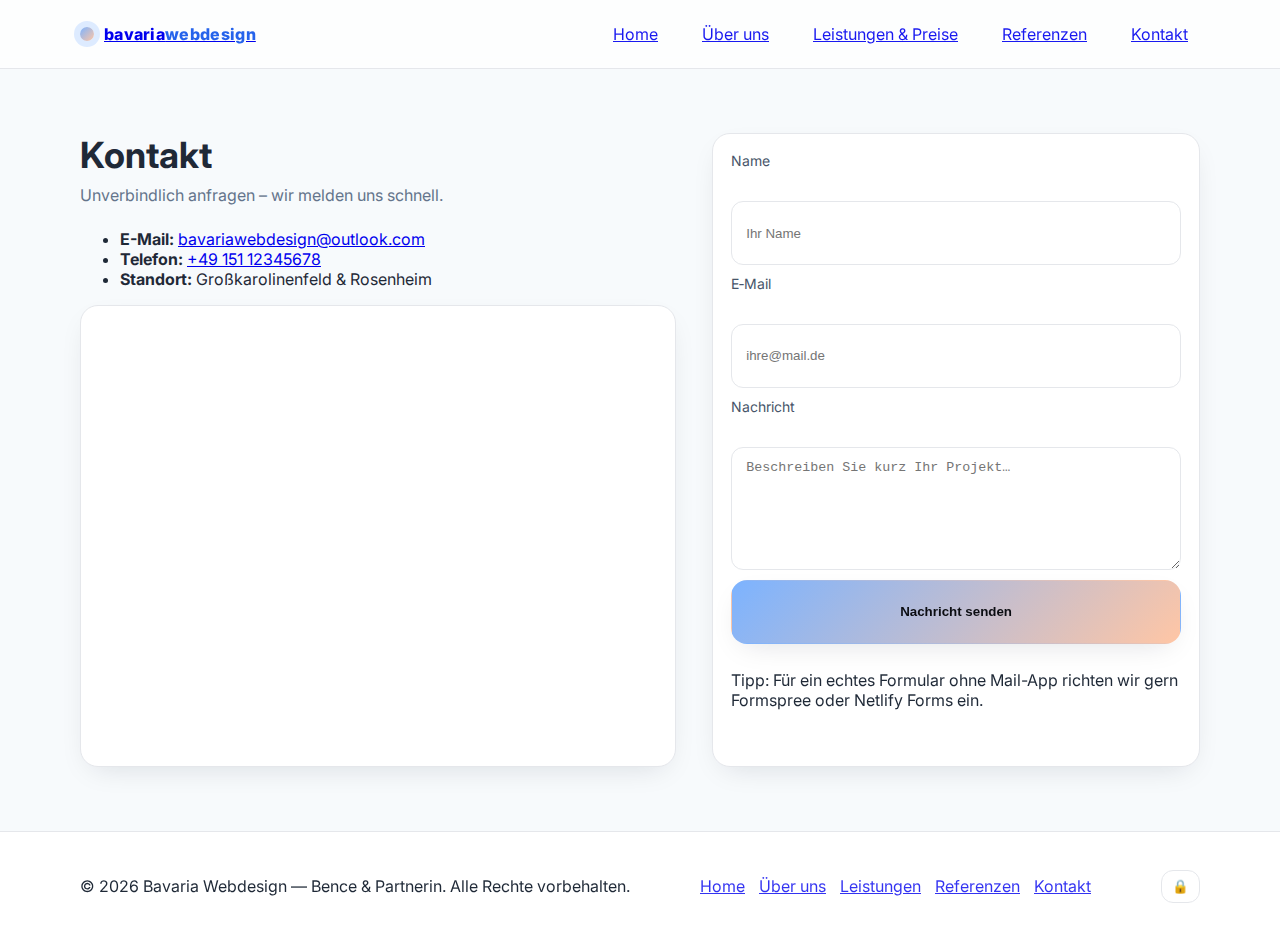
<file: contact.html>
<!DOCTYPE html>
<html lang="de">
<head>
  <meta charset="UTF-8" />
  <meta name="viewport" content="width=device-width, initial-scale=1" />
  <title>Kontakt | Bavaria Webdesign</title>
  <meta name="description" content="Kontaktieren Sie uns – Großkarolinenfeld & Rosenheim. E-Mail: bavariawebdesign@outlook.com" />
  <link rel="preconnect" href="https://fonts.googleapis.com">
  <link rel="preconnect" href="https://fonts.gstatic.com" crossorigin>
  <link href="https://fonts.googleapis.com/css2?family=Inter:wght@400;500;600;700;800&display=swap" rel="stylesheet">
  <link rel="stylesheet" href="style.css" />
</head>
<body class="light">
<header class="site-header">
  <div class="container nav-wrap">
    <a href="index.html" class="brand">
      <span class="logo-dot"></span>
      <span class="brand-name">bavaria<span class="accent">webdesign</span></span>
    </a>
    <nav id="site-nav" class="nav">
      <a href="index.html">Home</a>
      <a href="about.html">Über uns</a>
      <a href="offer.html">Leistungen & Preise</a>
      <a href="work.html">Referenzen</a>
      <a href="contact.html">Kontakt</a>
    </nav>
    <button id="burger" class="burger" aria-label="Menü umschalten" aria-expanded="false" aria-controls="site-nav">
      <span></span><span></span><span></span>
    </button>
  </div>
</header>

<section id="contact" class="contact section">
  <div class="container grid-2">
    <div>
      <h2 class="section-title">Kontakt</h2>
      <p class="section-subtitle">Unverbindlich anfragen – wir melden uns schnell.</p>
      <ul class="contact-list">
        <li><strong>E-Mail:</strong> <a href="mailto:bavariawebdesign@outlook.com">bavariawebdesign@outlook.com</a></li>
        <li><strong>Telefon:</strong> <a href="tel:+4915112345678">+49 151 12345678</a></li>
        <li><strong>Standort:</strong> Großkarolinenfeld & Rosenheim</li>
      </ul>
      <div class="map-embed card lift" style="margin-top:16px;">
        <iframe title="Standortkarte" src="https://www.google.com/maps/embed?pb=!1m18!1m12!1m3!1d2698.353287927846!2d12.119!3d47.856" style="border:0;" allowfullscreen="" loading="lazy" referrerpolicy="no-referrer-when-downgrade"></iframe>
      </div>
    </div>

    <form class="card lift contact-form" id="contactForm" method="POST" action="mailto:bavariawebdesign@outlook.com" enctype="text/plain">
      <label for="name">Name</label>
      <input id="name" name="name" type="text" placeholder="Ihr Name" required>
      <label for="email">E‑Mail</label>
      <input id="email" name="email" type="email" placeholder="ihre@mail.de" required>
      <label for="message">Nachricht</label>
      <textarea id="message" name="message" placeholder="Beschreiben Sie kurz Ihr Projekt…" rows="5" required></textarea>
      <button type="submit" class="btn primary full">Nachricht senden</button>
      <p class="tiny muted">Tipp: Für ein echtes Formular ohne Mail-App richten wir gern Formspree oder Netlify Forms ein.</p>
    </form>
  </div>
</section>

<footer class="site-footer">
  <div class="container footer-grid">
    <p>© <span id="year"></span> Bavaria Webdesign — Bence & Partnerin. Alle Rechte vorbehalten.</p>
    <nav class="footer-nav">
      <a href="index.html">Home</a>
      <a href="about.html">Über uns</a>
      <a href="offer.html">Leistungen</a>
      <a href="work.html">Referenzen</a>
      <a href="contact.html">Kontakt</a>
    </nav>
    <button class="admin-btn" id="adminBtn" title="Admin">🔒</button>
  </div>
</footer>
<script src="script.js"></script>
</body>
</html>
</file>
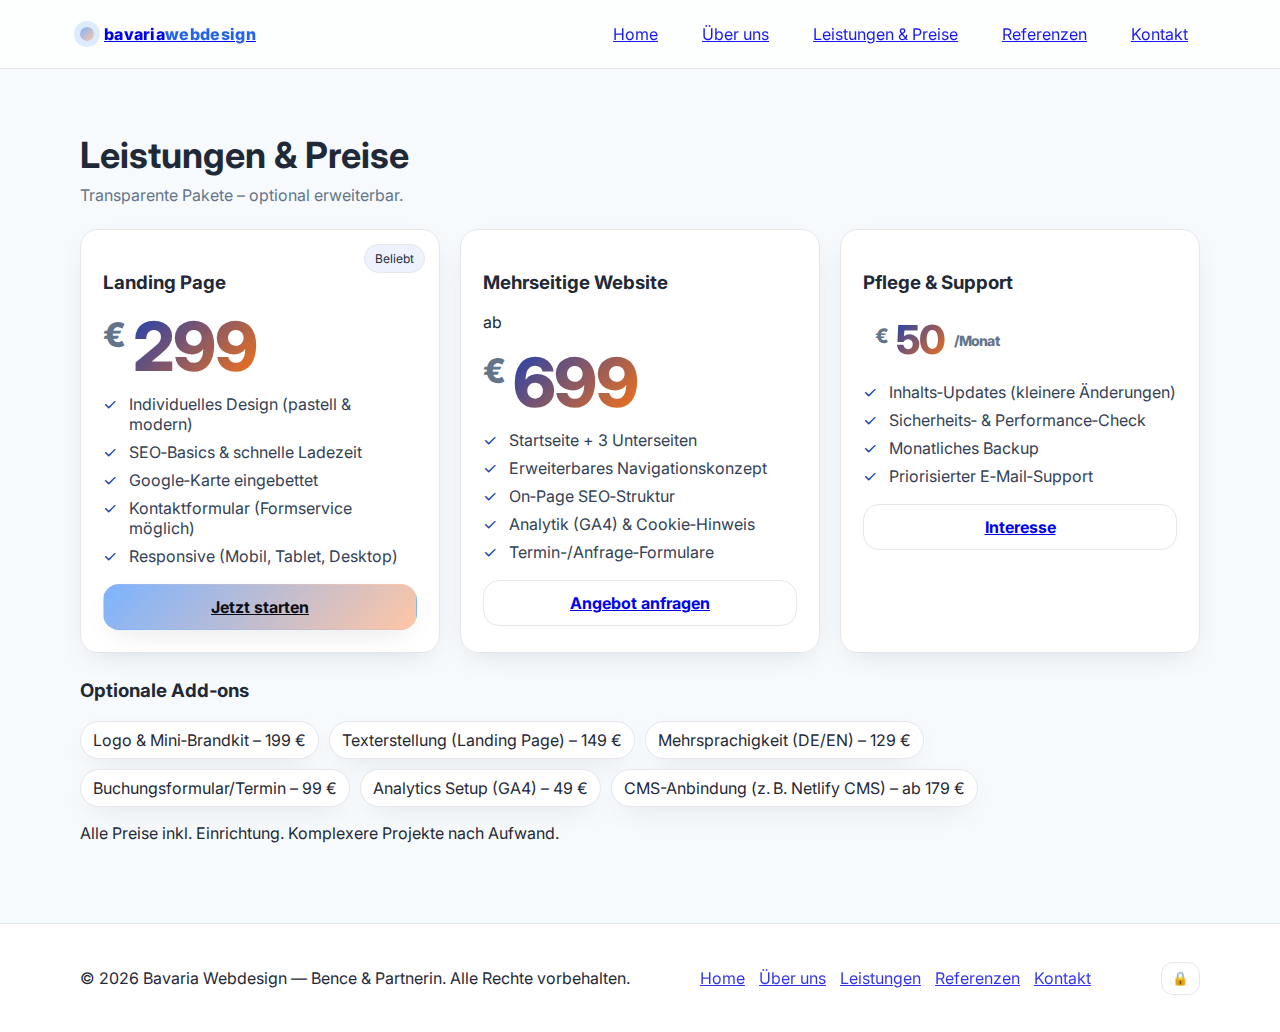
<file: offer.html>
<!DOCTYPE html>
<html lang="de">
<head>
  <meta charset="UTF-8" />
  <meta name="viewport" content="width=device-width, initial-scale=1" />
  <title>Leistungen & Preise | Bavaria Webdesign</title>
  <meta name="description" content="Packages: Landing Page 299 €, Website ab 699 €, Pflege 50 €/Monat. Add-ons verfügbar." />
  <link rel="preconnect" href="https://fonts.googleapis.com">
  <link rel="preconnect" href="https://fonts.gstatic.com" crossorigin>
  <link href="https://fonts.googleapis.com/css2?family=Inter:wght@400;500;600;700;800&display=swap" rel="stylesheet">
  <link rel="stylesheet" href="style.css" />
</head>
<body class="light">
<header class="site-header">
  <div class="container nav-wrap">
    <a href="index.html" class="brand">
      <span class="logo-dot"></span>
      <span class="brand-name">bavaria<span class="accent">webdesign</span></span>
    </a>
    <nav id="site-nav" class="nav">
      <a href="index.html">Home</a>
      <a href="about.html">Über uns</a>
      <a href="offer.html">Leistungen & Preise</a>
      <a href="work.html">Referenzen</a>
      <a href="contact.html">Kontakt</a>
    </nav>
    <button id="burger" class="burger" aria-label="Menü umschalten" aria-expanded="false" aria-controls="site-nav">
      <span></span><span></span><span></span>
    </button>
  </div>
</header>

<section id="offer" class="offer section">
  <div class="container">
    <h2 class="section-title">Leistungen & Preise</h2>
    <p class="section-subtitle">Transparente Pakete – optional erweiterbar.</p>

    <div class="pricing-grid">
      <div class="price-card card lift">
        <div class="badge">Beliebt</div>
        <h3>Landing Page</h3>
        <div class="price-value"><span class="currency">€</span><span class="amount">299</span></div>
        <ul class="checklist">
          <li>Individuelles Design (pastell & modern)</li>
          <li>SEO‑Basics & schnelle Ladezeit</li>
          <li>Google‑Karte eingebettet</li>
          <li>Kontaktformular (Formservice möglich)</li>
          <li>Responsive (Mobil, Tablet, Desktop)</li>
        </ul>
        <a href="contact.html" class="btn primary full">Jetzt starten</a>
      </div>

      <div class="price-card card lift">
        <h3>Mehrseitige Website</h3>
        <p class="muted">ab</p>
        <div class="price-value"><span class="currency">€</span><span class="amount">699</span></div>
        <ul class="checklist">
          <li>Startseite + 3 Unterseiten</li>
          <li>Erweiterbares Navigationskonzept</li>
          <li>On‑Page SEO‑Struktur</li>
          <li>Analytik (GA4) & Cookie‑Hinweis</li>
          <li>Termin-/Anfrage‑Formulare</li>
        </ul>
        <a href="contact.html" class="btn ghost full">Angebot anfragen</a>
      </div>

      <div class="price-card card lift">
        <h3>Pflege & Support</h3>
        <div class="price-value small"><span class="currency">€</span><span class="amount">50</span><span class="per">/Monat</span></div>
        <ul class="checklist">
          <li>Inhalts‑Updates (kleinere Änderungen)</li>
          <li>Sicherheits‑ & Performance‑Check</li>
          <li>Monatliches Backup</li>
          <li>Priorisierter E‑Mail‑Support</li>
        </ul>
        <a href="contact.html" class="btn ghost full">Interesse</a>
      </div>
    </div>

    <div class="addons">
      <h3>Optionale Add‑ons</h3>
      <ul class="tags">
        <li>Logo & Mini‑Brandkit – 199 €</li>
        <li>Texterstellung (Landing Page) – 149 €</li>
        <li>Mehrsprachigkeit (DE/EN) – 129 €</li>
        <li>Buchungsformular/Termin – 99 €</li>
        <li>Analytics Setup (GA4) – 49 €</li>
        <li>CMS-Anbindung (z. B. Netlify CMS) – ab 179 €</li>
      </ul>
      <p class="tiny muted">Alle Preise inkl. Einrichtung. Komplexere Projekte nach Aufwand.</p>
    </div>
  </div>
</section>

<footer class="site-footer">
  <div class="container footer-grid">
    <p>© <span id="year"></span> Bavaria Webdesign — Bence & Partnerin. Alle Rechte vorbehalten.</p>
    <nav class="footer-nav">
      <a href="index.html">Home</a>
      <a href="about.html">Über uns</a>
      <a href="offer.html">Leistungen</a>
      <a href="work.html">Referenzen</a>
      <a href="contact.html">Kontakt</a>
    </nav>
    <button class="admin-btn" id="adminBtn" title="Admin">🔒</button>
  </div>
</footer>
<script src="script.js"></script>
</body>
</html>
</file>
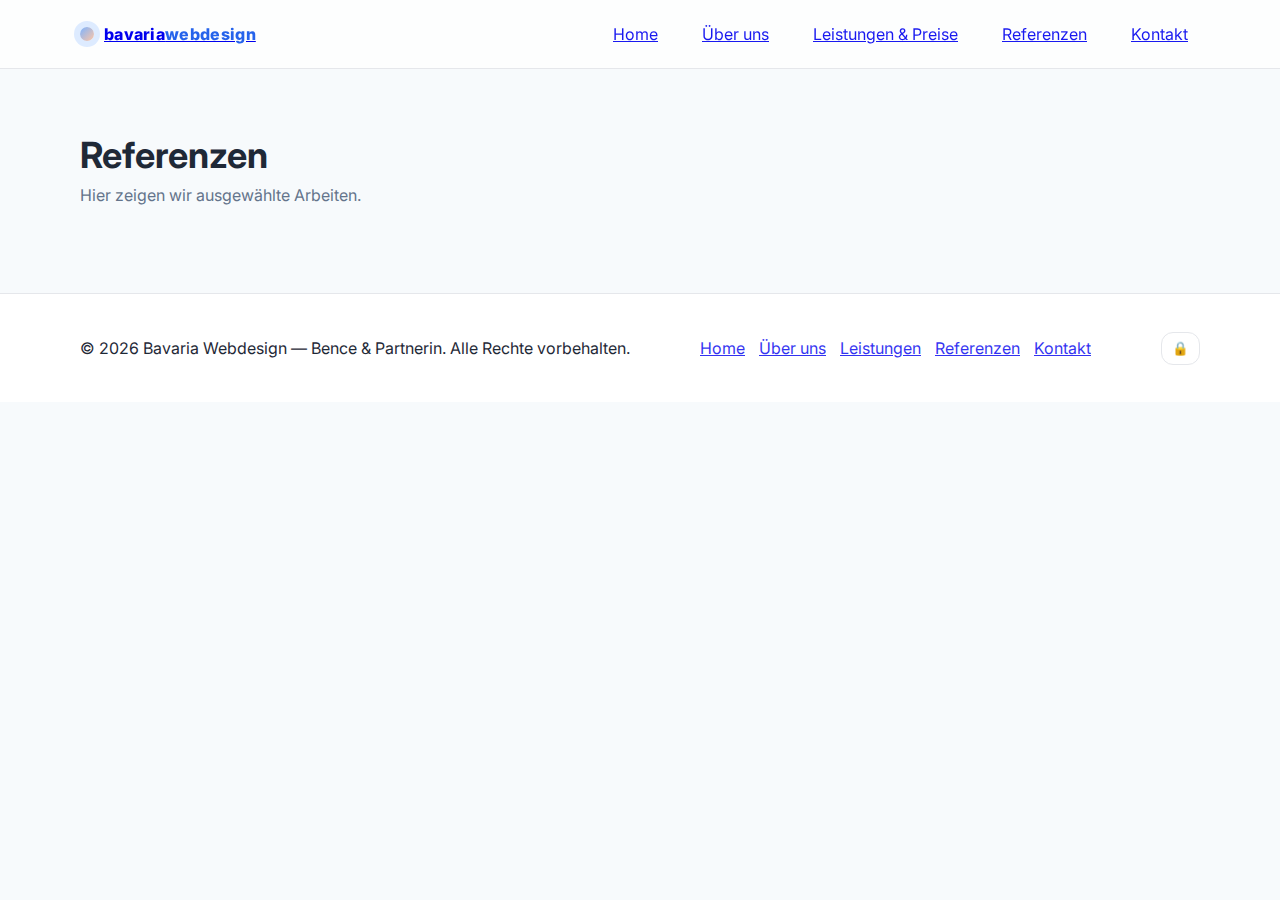
<file: work.html>
<!DOCTYPE html>
<html lang="de">
<head>
  <meta charset="UTF-8" />
  <meta name="viewport" content="width=device-width, initial-scale=1" />
  <title>Referenzen | Bavaria Webdesign</title>
  <meta name="description" content="Ausgewählte Arbeiten und Galerie. Upload nur im Admin‑Modus." />
  <link rel="preconnect" href="https://fonts.googleapis.com">
  <link rel="preconnect" href="https://fonts.gstatic.com" crossorigin>
  <link href="https://fonts.googleapis.com/css2?family=Inter:wght@400;500;600;700;800&display=swap" rel="stylesheet">
  <link rel="stylesheet" href="style.css" />
</head>
<body class="light">
<header class="site-header">
  <div class="container nav-wrap">
    <a href="index.html" class="brand">
      <span class="logo-dot"></span>
      <span class="brand-name">bavaria<span class="accent">webdesign</span></span>
    </a>
    <nav id="site-nav" class="nav">
      <a href="index.html">Home</a>
      <a href="about.html">Über uns</a>
      <a href="offer.html">Leistungen & Preise</a>
      <a href="work.html">Referenzen</a>
      <a href="contact.html">Kontakt</a>
    </nav>
    <button id="burger" class="burger" aria-label="Menü umschalten" aria-expanded="false" aria-controls="site-nav">
      <span></span><span></span><span></span>
    </button>
  </div>
</header>

<section id="work" class="work section">
  <div class="container">
    <h2 class="section-title">Referenzen</h2>
    <p class="section-subtitle">Hier zeigen wir ausgewählte Arbeiten.</p>

    <div class="upload-ref" data-guarded>
      <input type="file" id="refInput" accept="image/*" multiple hidden>
      <button class="btn ghost" id="refBtn">Referenzen hochladen</button>
      <p class="tiny muted">Upload ist nur im Admin‑Modus sichtbar.</p>
    </div>

    <div id="gallery" class="gallery"></div>
  </div>
</section>

<footer class="site-footer">
  <div class="container footer-grid">
    <p>© <span id="year"></span> Bavaria Webdesign — Bence & Partnerin. Alle Rechte vorbehalten.</p>
    <nav class="footer-nav">
      <a href="index.html">Home</a>
      <a href="about.html">Über uns</a>
      <a href="offer.html">Leistungen</a>
      <a href="work.html">Referenzen</a>
      <a href="contact.html">Kontakt</a>
    </nav>
    <button class="admin-btn" id="adminBtn" title="Admin">🔒</button>
  </div>
</footer>
<script src="script.js"></script>
</body>
</html>
</file>
<file: style.css>
/* Light Pastel Theme */ 
:root{--bg:#F7FAFC;--surface:#FFFFFF;--muted:#64748B;--text:#1F2937;--accent:#7CB3FF;--accent-2:#FFC6A5;--border:#E5E7EB;--ring:rgba(124,179,255,.35);--shadow:0 10px 30px -12px rgba(15,23,42,.15)}
*{box-sizing:border-box}html,body{margin:0;padding:0;font-family:Inter,system-ui,-apple-system,Segoe UI,Roboto,Arial,sans-serif;color:var(--text);background:var(--bg)}
.container{width:min(1120px,92%);margin-inline:auto}
.site-header{position:sticky;top:0;background:rgba(255,255,255,.75);backdrop-filter:blur(8px);border-bottom:1px solid var(--border);z-index:50}
.nav-wrap{display:flex;align-items:center;justify-content:space-between;padding:14px 0}
.brand{display:flex;align-items:center;gap:10px;font-weight:800;letter-spacing:.3px}
.logo-dot{width:14px;height:14px;border-radius:50%;background:linear-gradient(135deg,var(--accent),var(--accent-2));box-shadow:0 0 0 6px rgba(124,179,255,.25)}
.brand-name .accent{color:#2563EB}
.nav{display:flex;gap:20px}
.nav a{opacity:.9;padding:10px 12px;border-radius:10px}
.nav a:hover{background:#EEF2FF}
.burger{display:none;width:44px;height:44px;border:1px solid var(--border);background:#fff;border-radius:12px;align-items:center;justify-content:center;gap:5px;cursor:pointer}
.burger span{display:block;width:20px;height:2px;background:#0f172a}
@media (max-width:860px){.nav{position:fixed;inset:72px 0 auto 0;background:#fff;border-top:1px solid var(--border);display:none;flex-direction:column;padding:14px 16px}.nav.open{display:flex}.burger{display:inline-flex}}
.hero{padding:72px 0 36px}.grid-2{display:grid;grid-template-columns:1.1fr .9fr;gap:36px}.grid-3{display:grid;grid-template-columns:repeat(3,1fr);gap:20px}
@media (max-width:920px){.grid-2{grid-template-columns:1fr}}@media (max-width:900px){.grid-3{grid-template-columns:1fr}}
.hero-text h1{font-size:clamp(34px,5vw,54px);line-height:1.08;margin:0 0 10px;letter-spacing:.2px}
.grad{background:linear-gradient(135deg,#1E40AF,#F97316);-webkit-background-clip:text;background-clip:text;color:transparent}
.lead{color:var(--muted);font-size:clamp(16px,2.5vw,18px);margin:8px 0 18px}
.cta-group{display:flex;gap:12px;flex-wrap:wrap}.btn{display:inline-flex;align-items:center;justify-content:center;padding:12px 18px;border-radius:16px;border:1px solid var(--border);transition:transform .15s ease,box-shadow .2s ease,background .2s ease;font-weight:700;background:#fff}
.btn.primary{background:linear-gradient(135deg,var(--accent),var(--accent-2));color:#0b0d12;border-color:transparent;box-shadow:var(--shadow)}
.btn.primary:hover{transform:translateY(-2px) scale(1.01)}
.btn.ghost{background:#fff}.btn.ghost:hover{background:#F8FAFF;box-shadow:var(--shadow);transform:translateY(-1px)}
.btn.full{width:100%}.small{font-size:12px;padding:8px 12px;border-radius:12px}
.trust-points{display:flex;gap:16px;padding:0;margin:16px 0 0;list-style:none;color:var(--muted);flex-wrap:wrap}
.trust-points li{padding:6px 10px;border:1px solid var(--border);background:#fff;border-radius:999px}
.card{background:var(--surface);border:1px solid var(--border);border-radius:18px;box-shadow:var(--shadow)}.lift{}
.section{padding:64px 0}.section-title{font-size:clamp(26px,4.2vw,36px);margin:0 0 8px}.section-subtitle{color:var(--muted);margin:0 0 24px}
.highlight .pill{padding:16px;text-align:center}.centered{text-align:center;max-width:720px;margin-inline:auto}
.avatar-wrap{display:grid;gap:10px;justify-items:center}.avatar{width:180px;height:180px;border-radius:50%;object-fit:cover;border:2px solid var(--border);background:#fff}
.upload{border:1px dashed var(--border);background:#fff}[data-guarded]{display:none}
.pricing-grid{display:grid;grid-template-columns:repeat(3,1fr);gap:20px}@media (max-width:980px){.pricing-grid{grid-template-columns:1fr}}
.price-card{padding:22px;position:relative}.badge{position:absolute;top:14px;right:14px;padding:6px 10px;border-radius:999px;background:#EEF2FF;border:1px solid var(--border);font-size:12px}
.price-value{font-size:clamp(42px,6.6vw,68px);font-weight:800;letter-spacing:-.02em;line-height:1;display:flex;align-items:flex-start;gap:8px}
.price-value.small{font-size:clamp(28px,4.6vw,40px)}.currency{font-size:.5em;margin-top:6px;color:var(--muted)}.amount{background:linear-gradient(135deg,#1E40AF,#F97316);-webkit-background-clip:text;background-clip:text;color:transparent}.per{font-size:.35em;margin-top:14px;color:var(--muted)}
.checklist{list-style:none;padding:0;margin:14px 0 18px;display:grid;gap:8px;color:#334155}.checklist li{position:relative;padding-left:26px}.checklist li::before{content:"✓";position:absolute;left:0;top:0;color:#1E40AF}
.addons{margin-top:26px}.tags{list-style:none;padding:0;margin:8px 0 0;display:flex;gap:10px;flex-wrap:wrap}.tags li{padding:8px 12px;border-radius:999px;background:#fff;border:1px solid var(--border);box-shadow:var(--shadow)}
.upload-ref{margin:6px 0 18px}.gallery{display:grid;grid-template-columns:repeat(3,1fr);gap:12px}.gallery .tile{position:relative;overflow:hidden;border-radius:14px;border:1px solid var(--border);background:#fff}.gallery img{width:100%;height:200px;object-fit:cover;transition:transform .25s ease}.gallery .tile:hover img{transform:scale(1.03)}
@media (max-width:900px){.gallery{grid-template-columns:repeat(2,1fr)}}@media (max-width:540px){.gallery{grid-template-columns:1fr}.gallery img{height:220px}}
.map-embed{overflow:hidden;border-radius:18px;border:1px solid var(--border)}.map-embed iframe{display:block;width:100%;height:min(60vh,460px)}
.contact-form{padding:18px;display:grid;gap:10px}input,textarea{background:#fff;color:var(--text);border:1px solid var(--border);border-radius:12px;padding:12px 14px;outline:none}input:focus,textarea:focus{border-color:#1E40AF;box-shadow:0 0 0 6px rgba(30,64,175,.12)}label{font-size:14px;color:#475569}
.site-footer{padding:28px 0;border-top:1px solid var(--border);background:#fff}.footer-grid{display:flex;gap:16px;align-items:center;justify-content:space-between;flex-wrap:wrap}.footer-nav{display:flex;gap:14px}.footer-nav a{opacity:.8}.footer-nav a:hover{opacity:1}
.admin-btn{border:1px solid var(--border);background:#fff;border-radius:12px;padding:8px 10px;cursor:pointer}.admin-btn:hover{box-shadow:var(--shadow);transform:translateY(-1px)}
</file>
